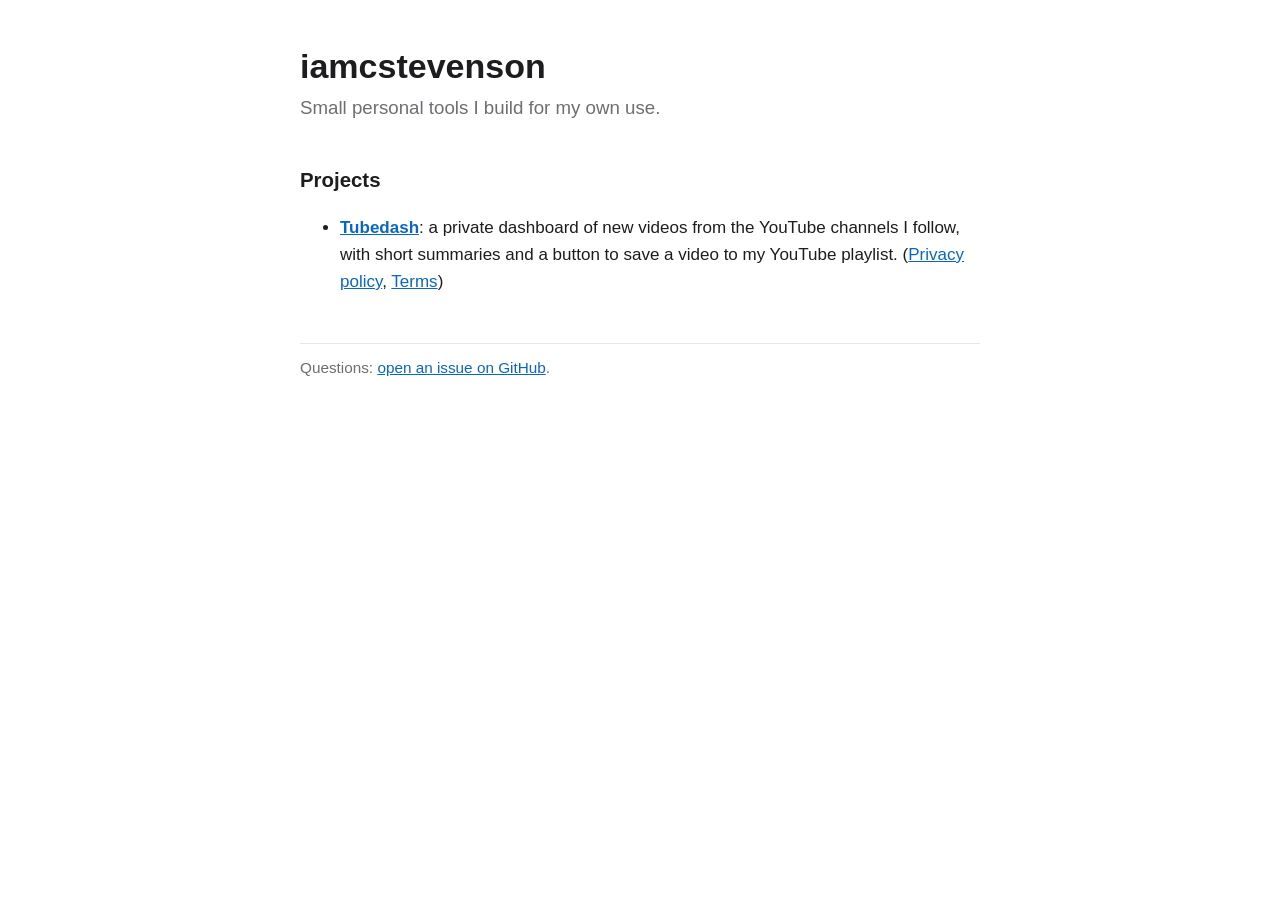
<file: index.html>
<!DOCTYPE html>
<html lang="en">
<head>
<meta charset="utf-8">
<meta name="viewport" content="width=device-width, initial-scale=1">
<meta name="google-site-verification" content="jXnsA2ul6YAyeeZm9OfA8S-hd3iFcynsdmL303Gxc40">
<title>iamcstevenson</title>
<meta name="description" content="Personal tools built by iamcstevenson.">
<link rel="stylesheet" href="/style.css">
</head>
<body>
<h1>iamcstevenson</h1>
<p class="lede">Small personal tools I build for my own use.</p>

<h2>Projects</h2>
<ul>
  <li><a href="/tubedash/"><b>Tubedash</b></a>: a private dashboard of new videos from the YouTube channels I follow,
    with short summaries and a button to save a video to my YouTube playlist.
    (<a href="/tubedash/privacy.html">Privacy policy</a>, <a href="/tubedash/terms.html">Terms</a>)</li>
</ul>

<footer>Questions: <a href="https://github.com/iamcstevenson/iamcstevenson.github.io/issues">open an issue on GitHub</a>.</footer>
</body>
</html>
</file>
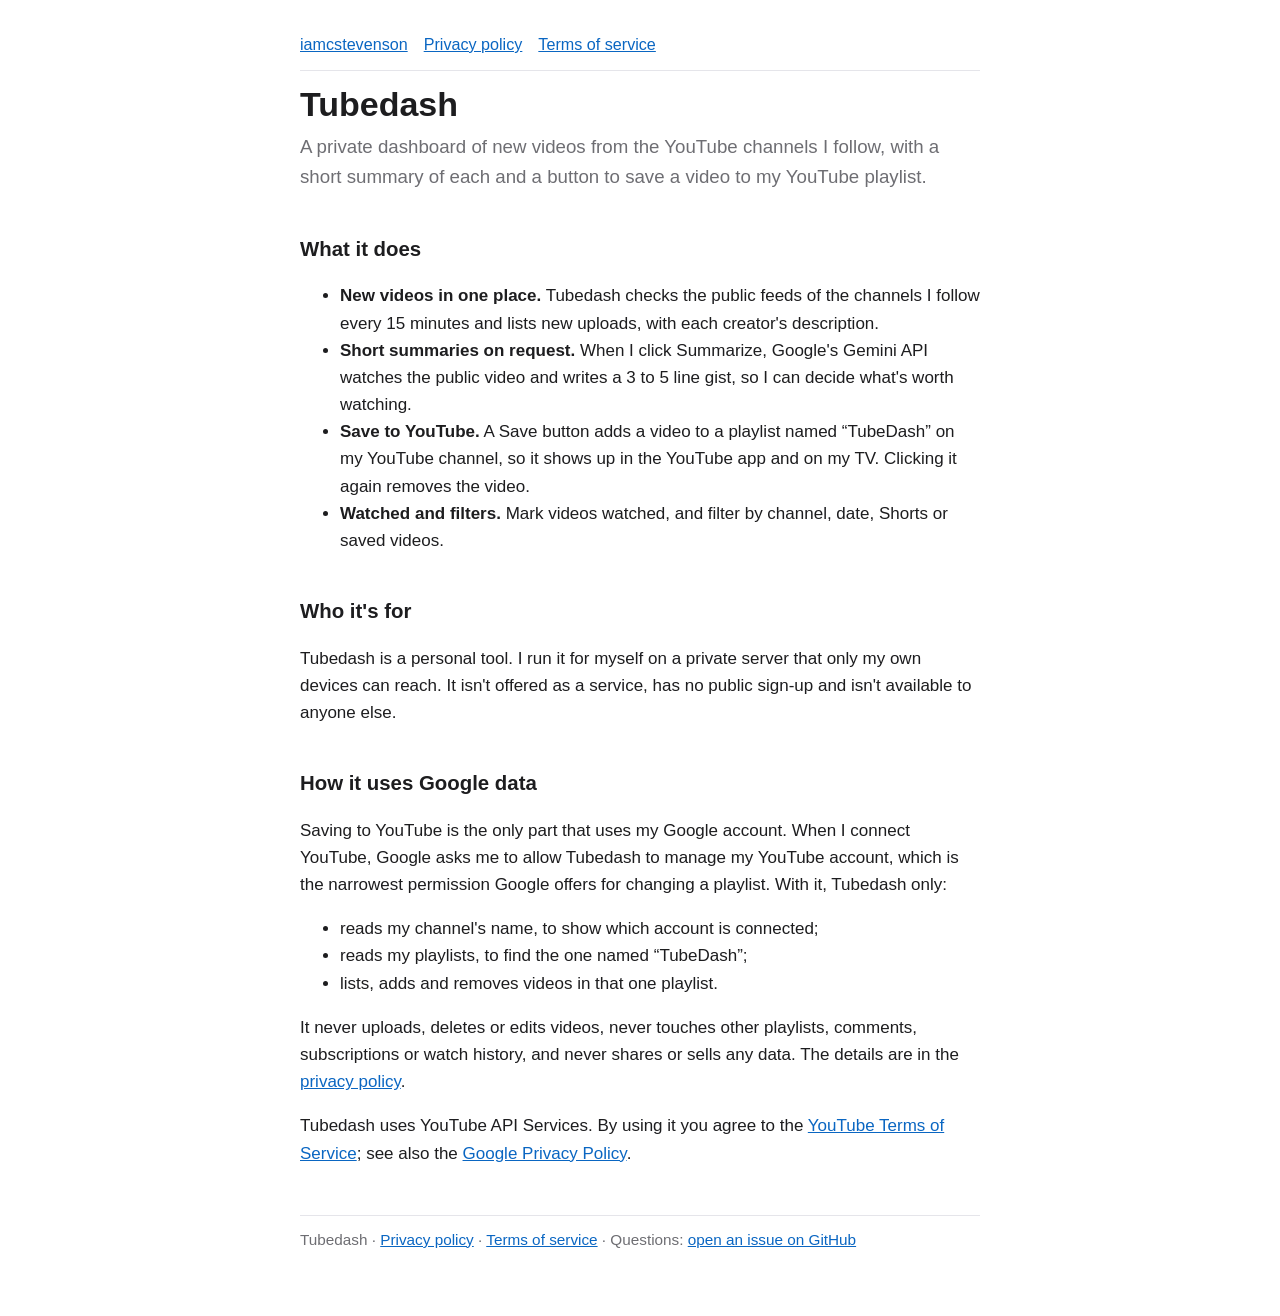
<file: tubedash/index.html>
<!DOCTYPE html>
<html lang="en">
<head>
<meta charset="utf-8">
<meta name="viewport" content="width=device-width, initial-scale=1">
<title>Tubedash</title>
<meta name="description" content="Tubedash: a private dashboard of new videos from the YouTube channels you follow, with short summaries and saving to a YouTube playlist.">
<link rel="stylesheet" href="/style.css">
</head>
<body>
<nav><a href="/">iamcstevenson</a><a href="/tubedash/privacy.html">Privacy policy</a><a href="/tubedash/terms.html">Terms of service</a></nav>

<h1>Tubedash</h1>
<p class="lede">A private dashboard of new videos from the YouTube channels I follow, with a short summary of each and a
button to save a video to my YouTube playlist.</p>

<h2>What it does</h2>
<ul>
  <li><b>New videos in one place.</b> Tubedash checks the public feeds of the channels I follow every 15 minutes and lists
    new uploads, with each creator's description.</li>
  <li><b>Short summaries on request.</b> When I click Summarize, Google's Gemini API watches the public video and writes a
    3 to 5 line gist, so I can decide what's worth watching.</li>
  <li><b>Save to YouTube.</b> A Save button adds a video to a playlist named “TubeDash” on my YouTube channel, so it shows
    up in the YouTube app and on my TV. Clicking it again removes the video.</li>
  <li><b>Watched and filters.</b> Mark videos watched, and filter by channel, date, Shorts or saved videos.</li>
</ul>

<h2>Who it's for</h2>
<p>Tubedash is a personal tool. I run it for myself on a private server that only my own devices can reach. It isn't
offered as a service, has no public sign-up and isn't available to anyone else.</p>

<h2>How it uses Google data</h2>
<p>Saving to YouTube is the only part that uses my Google account. When I connect YouTube, Google asks me to allow
Tubedash to manage my YouTube account, which is the narrowest permission Google offers for changing a playlist. With it,
Tubedash only:</p>
<ul>
  <li>reads my channel's name, to show which account is connected;</li>
  <li>reads my playlists, to find the one named “TubeDash”;</li>
  <li>lists, adds and removes videos in that one playlist.</li>
</ul>
<p>It never uploads, deletes or edits videos, never touches other playlists, comments, subscriptions or watch history,
and never shares or sells any data. The details are in the <a href="/tubedash/privacy.html">privacy policy</a>.</p>

<p>Tubedash uses YouTube API Services. By using it you agree to the
<a href="https://www.youtube.com/t/terms">YouTube Terms of Service</a>; see also the
<a href="https://policies.google.com/privacy">Google Privacy Policy</a>.</p>

<footer>Tubedash · <a href="/tubedash/privacy.html">Privacy policy</a> · <a href="/tubedash/terms.html">Terms of service</a> ·
Questions: <a href="https://github.com/iamcstevenson/iamcstevenson.github.io/issues">open an issue on GitHub</a></footer>
</body>
</html>
</file>
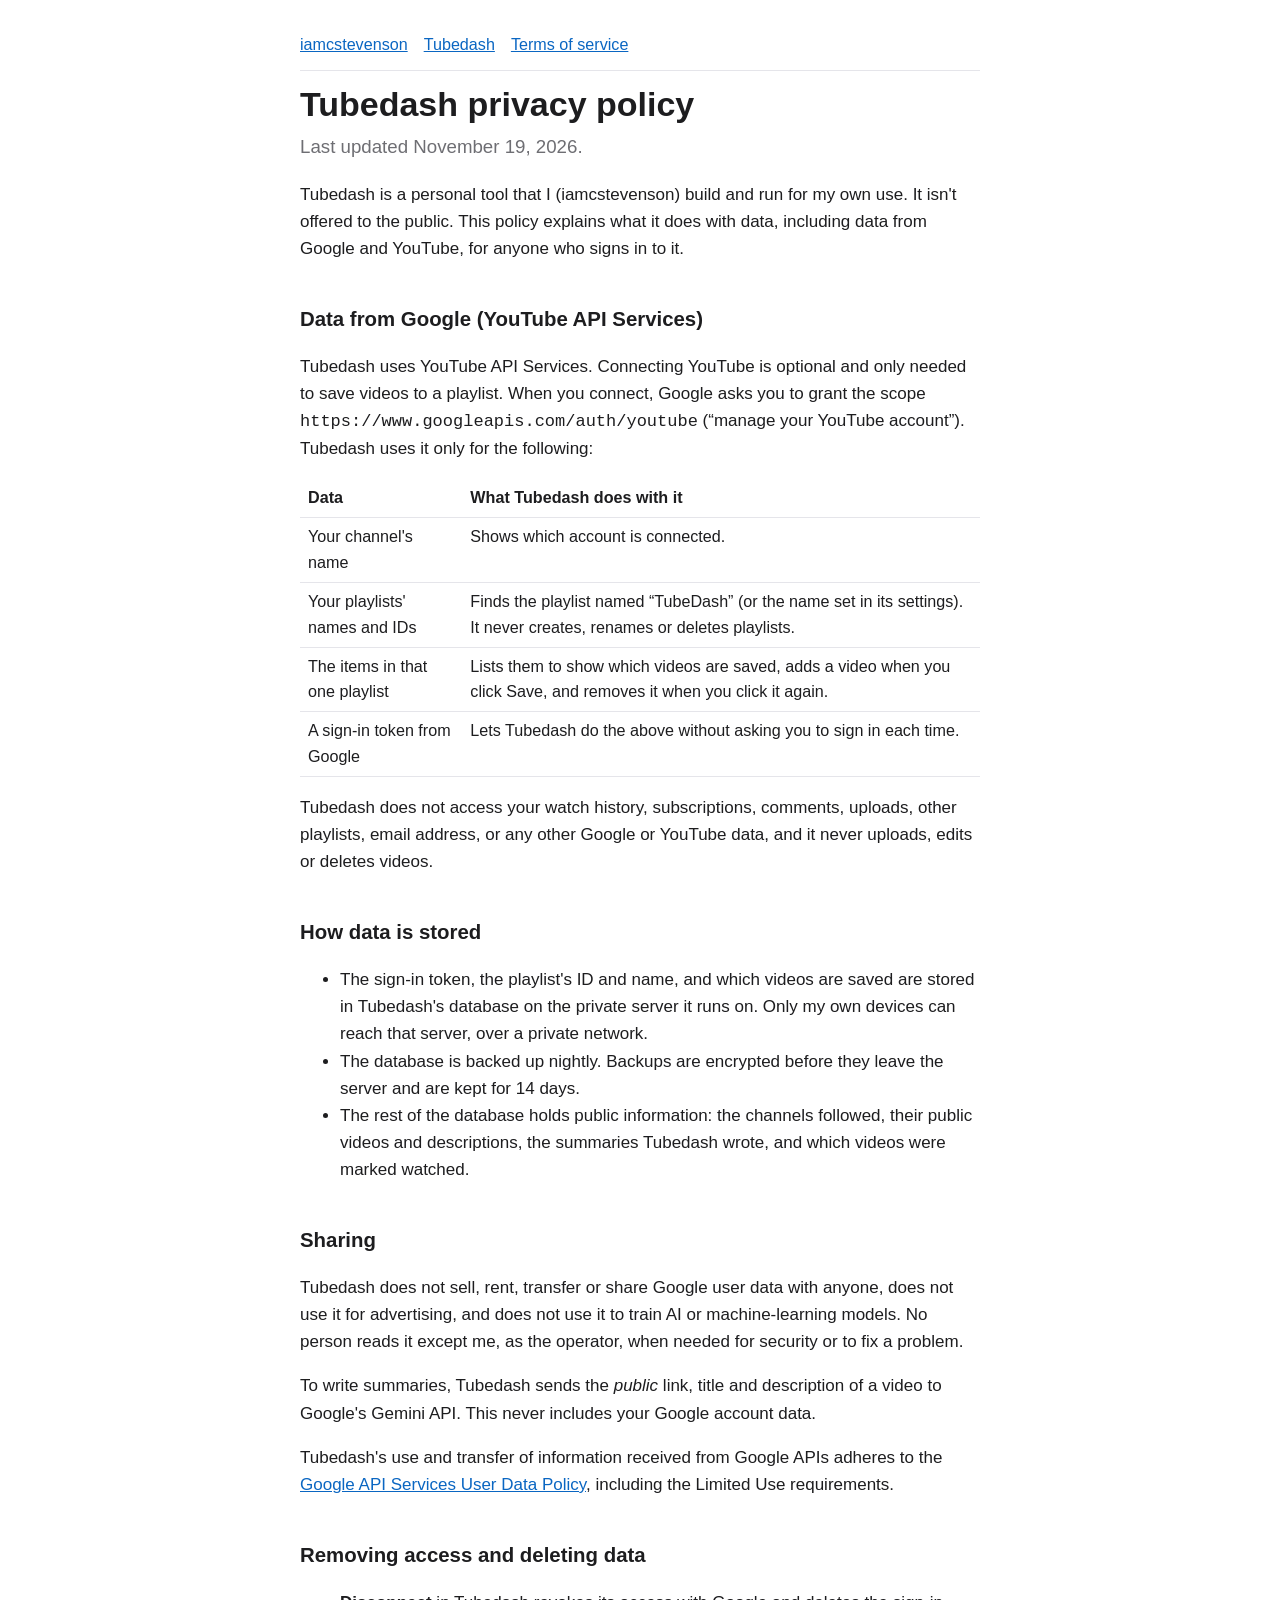
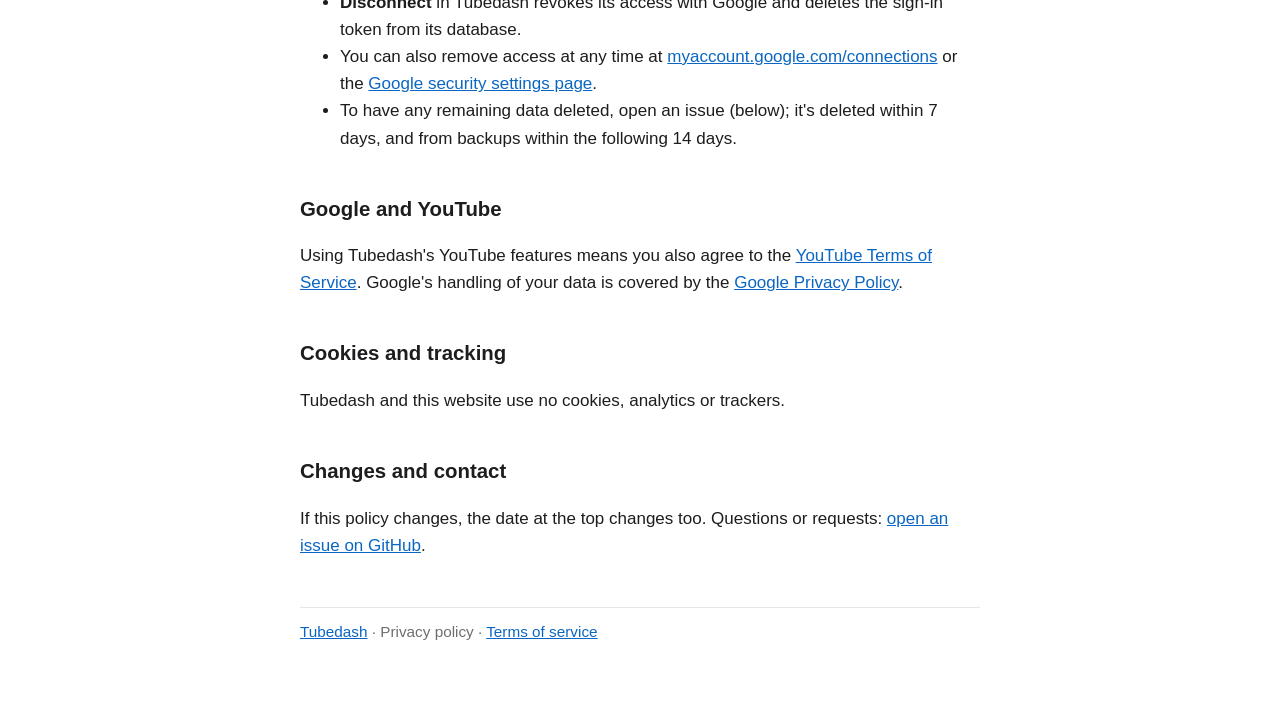
<file: tubedash/privacy.html>
<!DOCTYPE html>
<html lang="en">
<head>
<meta charset="utf-8">
<meta name="viewport" content="width=device-width, initial-scale=1">
<title>Tubedash privacy policy</title>
<link rel="stylesheet" href="/style.css">
</head>
<body>
<nav><a href="/">iamcstevenson</a><a href="/tubedash/">Tubedash</a><a href="/tubedash/terms.html">Terms of service</a></nav>

<h1>Tubedash privacy policy</h1>
<p class="lede">Last updated November 19, 2026.</p>

<p>Tubedash is a personal tool that I (iamcstevenson) build and run for my own use. It isn't offered to the public. This
policy explains what it does with data, including data from Google and YouTube, for anyone who signs in to it.</p>

<h2>Data from Google (YouTube API Services)</h2>
<p>Tubedash uses YouTube API Services. Connecting YouTube is optional and only needed to save videos to a playlist.
When you connect, Google asks you to grant the scope <code>https://www.googleapis.com/auth/youtube</code> (“manage your
YouTube account”). Tubedash uses it only for the following:</p>
<table>
  <tr><th>Data</th><th>What Tubedash does with it</th></tr>
  <tr><td>Your channel's name</td><td>Shows which account is connected.</td></tr>
  <tr><td>Your playlists' names and IDs</td><td>Finds the playlist named “TubeDash” (or the name set in its settings). It never creates, renames or deletes playlists.</td></tr>
  <tr><td>The items in that one playlist</td><td>Lists them to show which videos are saved, adds a video when you click Save, and removes it when you click it again.</td></tr>
  <tr><td>A sign-in token from Google</td><td>Lets Tubedash do the above without asking you to sign in each time.</td></tr>
</table>
<p>Tubedash does not access your watch history, subscriptions, comments, uploads, other playlists, email address, or any
other Google or YouTube data, and it never uploads, edits or deletes videos.</p>

<h2>How data is stored</h2>
<ul>
  <li>The sign-in token, the playlist's ID and name, and which videos are saved are stored in Tubedash's database on
    the private server it runs on. Only my own devices can reach that server, over a private network.</li>
  <li>The database is backed up nightly. Backups are encrypted before they leave the server and are kept for 14 days.</li>
  <li>The rest of the database holds public information: the channels followed, their public videos and descriptions,
    the summaries Tubedash wrote, and which videos were marked watched.</li>
</ul>

<h2>Sharing</h2>
<p>Tubedash does not sell, rent, transfer or share Google user data with anyone, does not use it for advertising, and
does not use it to train AI or machine-learning models. No person reads it except me, as the operator, when needed for
security or to fix a problem.</p>
<p>To write summaries, Tubedash sends the <em>public</em> link, title and description of a video to Google's Gemini
API. This never includes your Google account data.</p>
<p>Tubedash's use and transfer of information received from Google APIs adheres to the
<a href="https://developers.google.com/terms/api-services-user-data-policy">Google API Services User Data Policy</a>,
including the Limited Use requirements.</p>

<h2>Removing access and deleting data</h2>
<ul>
  <li><b>Disconnect</b> in Tubedash revokes its access with Google and deletes the sign-in token from its database.</li>
  <li>You can also remove access at any time at
    <a href="https://myaccount.google.com/connections">myaccount.google.com/connections</a> or the
    <a href="https://security.google.com/settings/security/permissions">Google security settings page</a>.</li>
  <li>To have any remaining data deleted, open an issue (below); it's deleted within 7 days, and from backups within the
    following 14 days.</li>
</ul>

<h2>Google and YouTube</h2>
<p>Using Tubedash's YouTube features means you also agree to the
<a href="https://www.youtube.com/t/terms">YouTube Terms of Service</a>. Google's handling of your data is covered by the
<a href="https://policies.google.com/privacy">Google Privacy Policy</a>.</p>

<h2>Cookies and tracking</h2>
<p>Tubedash and this website use no cookies, analytics or trackers.</p>

<h2>Changes and contact</h2>
<p>If this policy changes, the date at the top changes too. Questions or requests:
<a href="https://github.com/iamcstevenson/iamcstevenson.github.io/issues">open an issue on GitHub</a>.</p>

<footer><a href="/tubedash/">Tubedash</a> · Privacy policy · <a href="/tubedash/terms.html">Terms of service</a></footer>
</body>
</html>
</file>
<file: style.css>
:root { color-scheme: light dark; --fg: #1d1d1f; --muted: #6e6e73; --bg: #fff; --line: #e5e5ea; --link: #0a66c2; }
@media (prefers-color-scheme: dark) { :root { --fg: #f5f5f7; --muted: #a1a1a6; --bg: #111; --line: #2c2c2e; --link: #6cb4ff; } }
body { font: 17px/1.6 -apple-system, BlinkMacSystemFont, "Segoe UI", Roboto, sans-serif; color: var(--fg); background: var(--bg); max-width: 680px; margin: 0 auto; padding: 32px 20px 64px; }
h1 { font-size: 2em; line-height: 1.2; margin: 0.4em 0 0.2em; }
h2 { font-size: 1.2em; margin-top: 2em; }
p.lede { color: var(--muted); font-size: 1.1em; margin-top: 0; }
a { color: var(--link); }
nav { font-size: 0.95em; display: flex; gap: 16px; border-bottom: 1px solid var(--line); padding-bottom: 12px; }
footer { margin-top: 48px; border-top: 1px solid var(--line); padding-top: 12px; font-size: 0.9em; color: var(--muted); }
table { border-collapse: collapse; width: 100%; font-size: 0.95em; }
th, td { text-align: left; vertical-align: top; padding: 6px 8px; border-bottom: 1px solid var(--line); }
</file>
